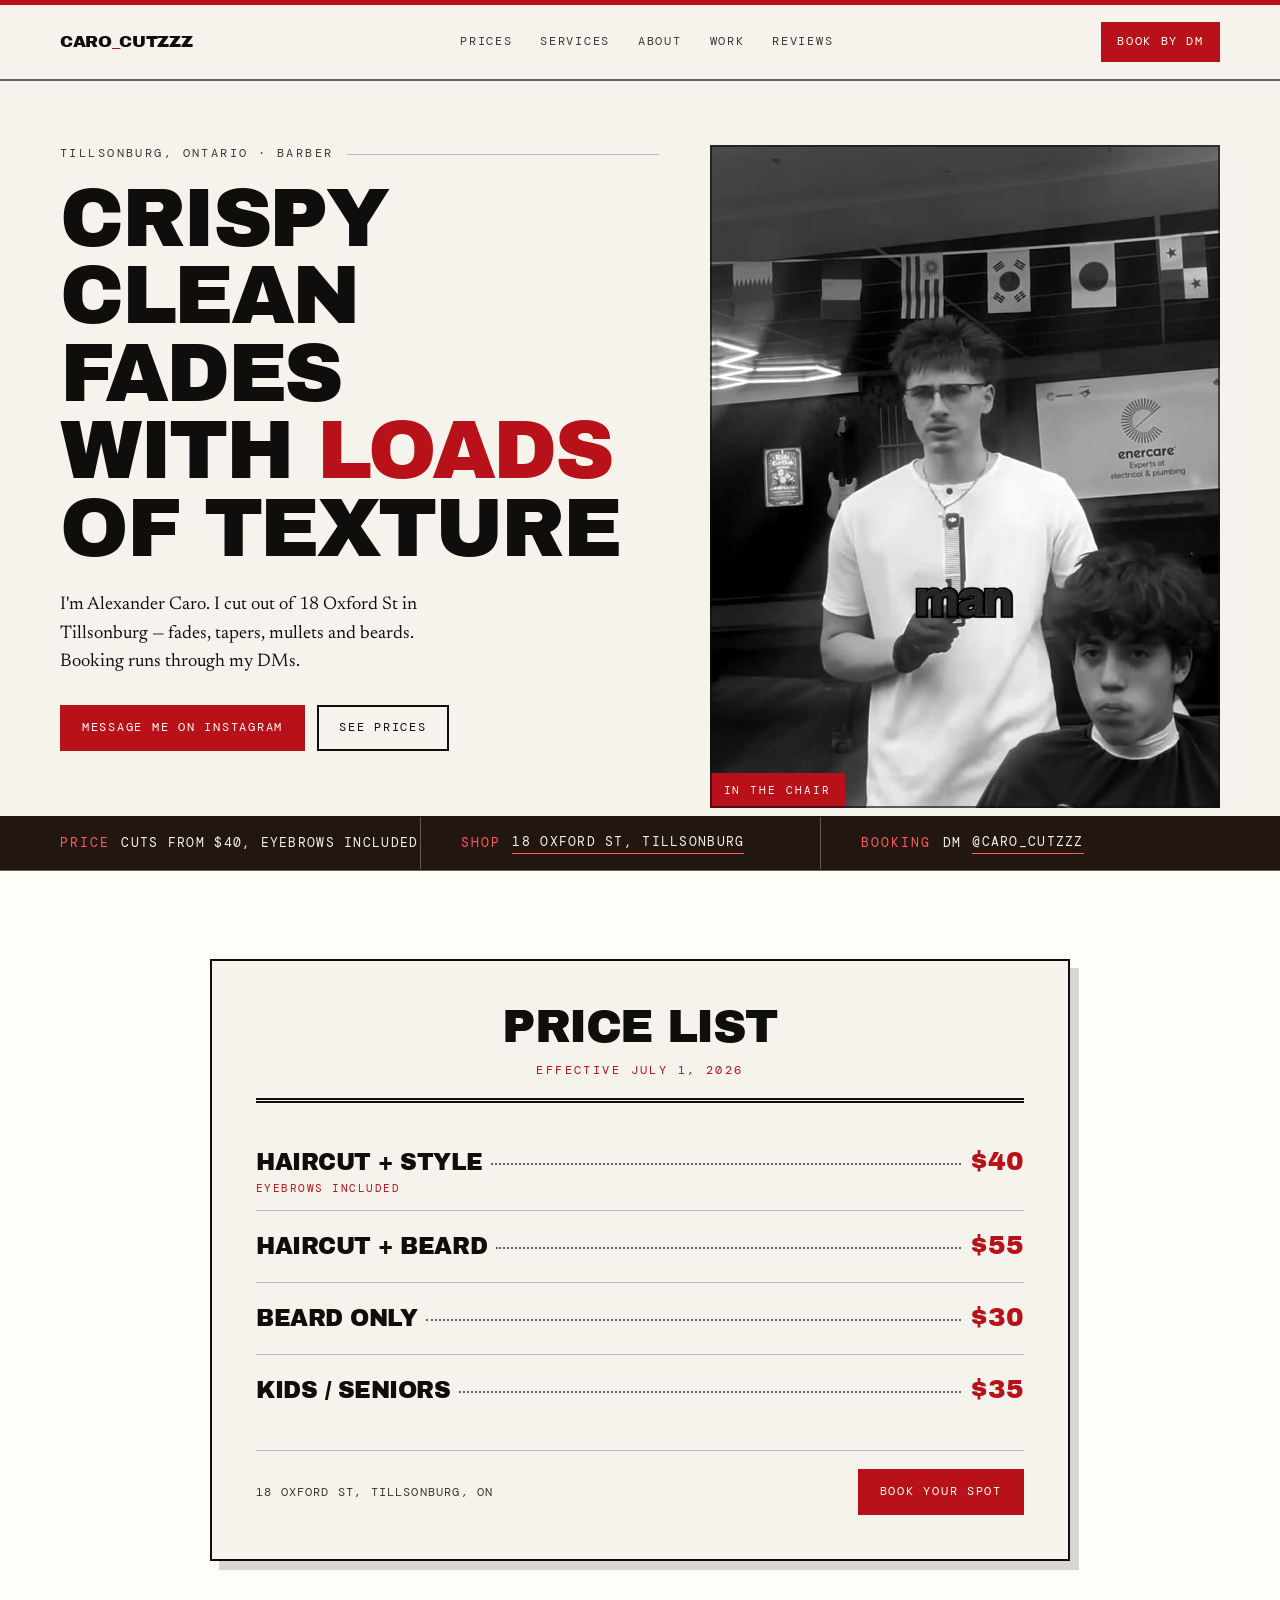
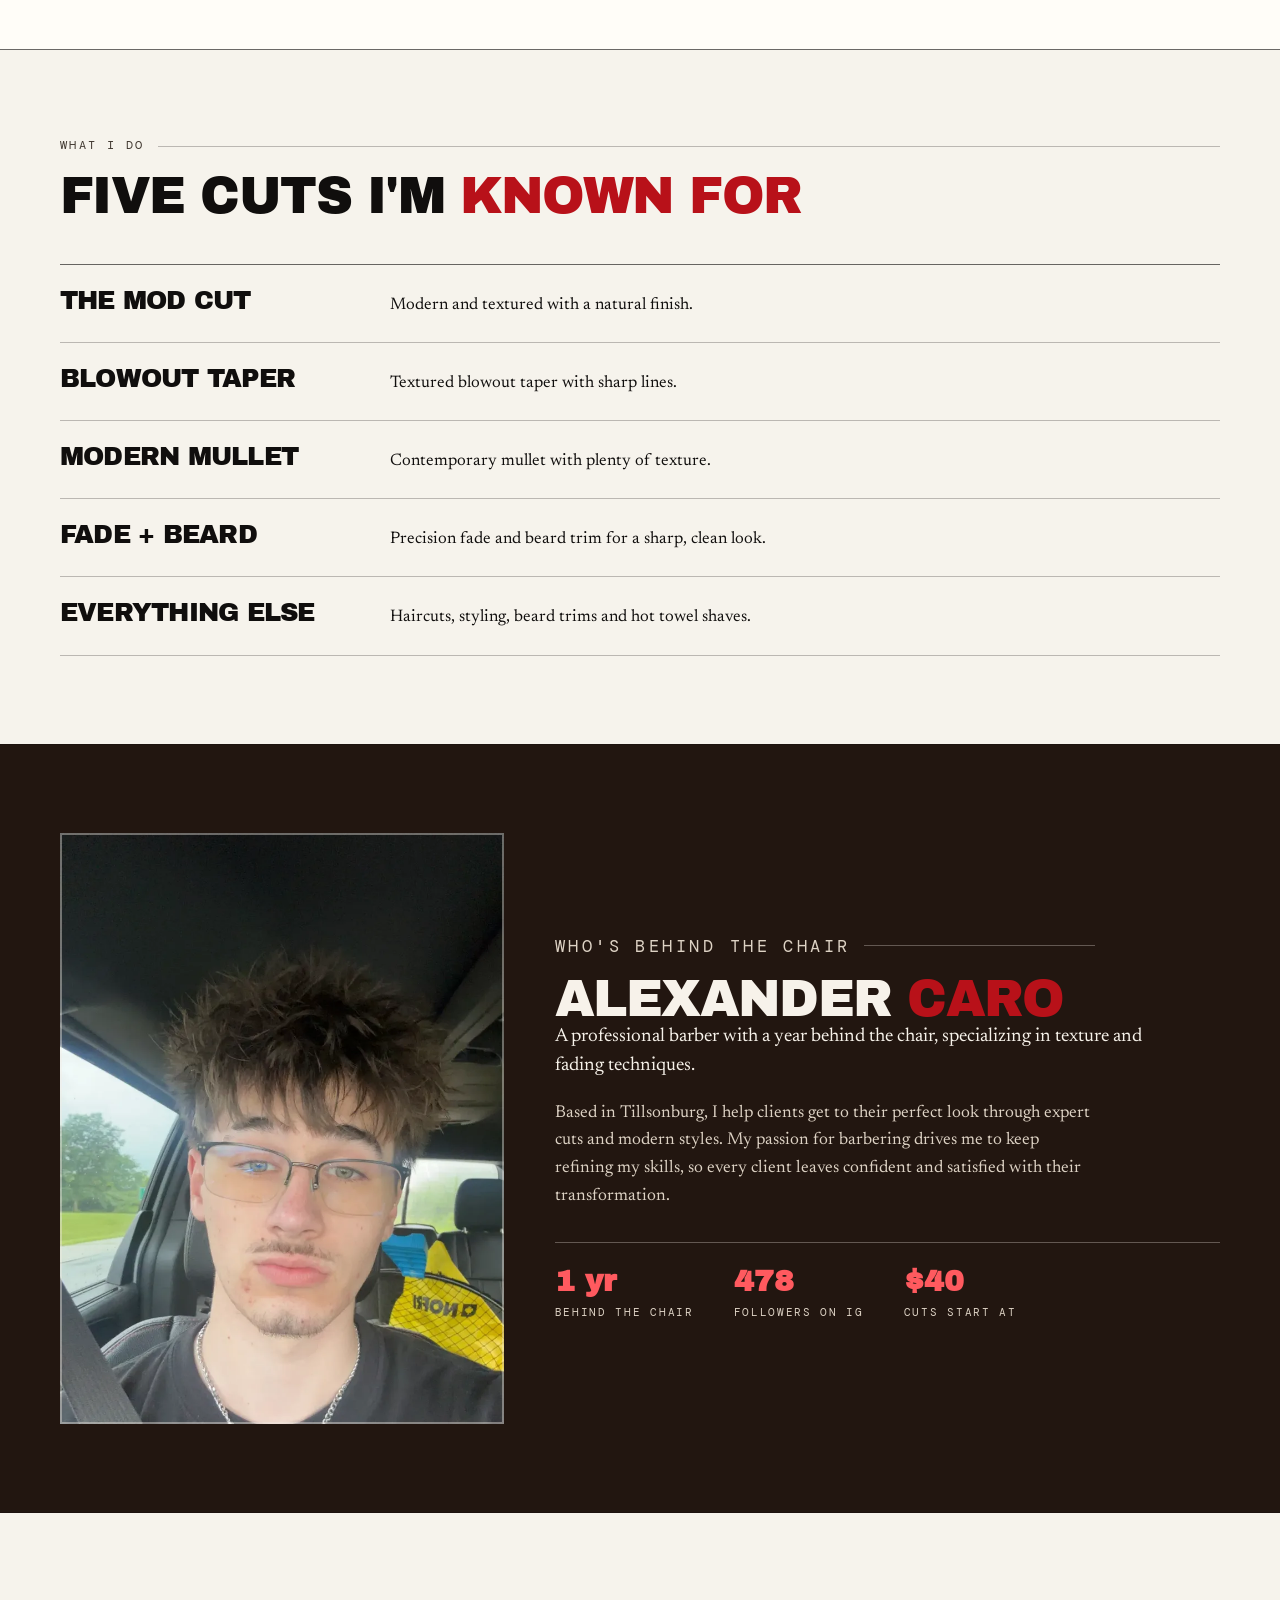
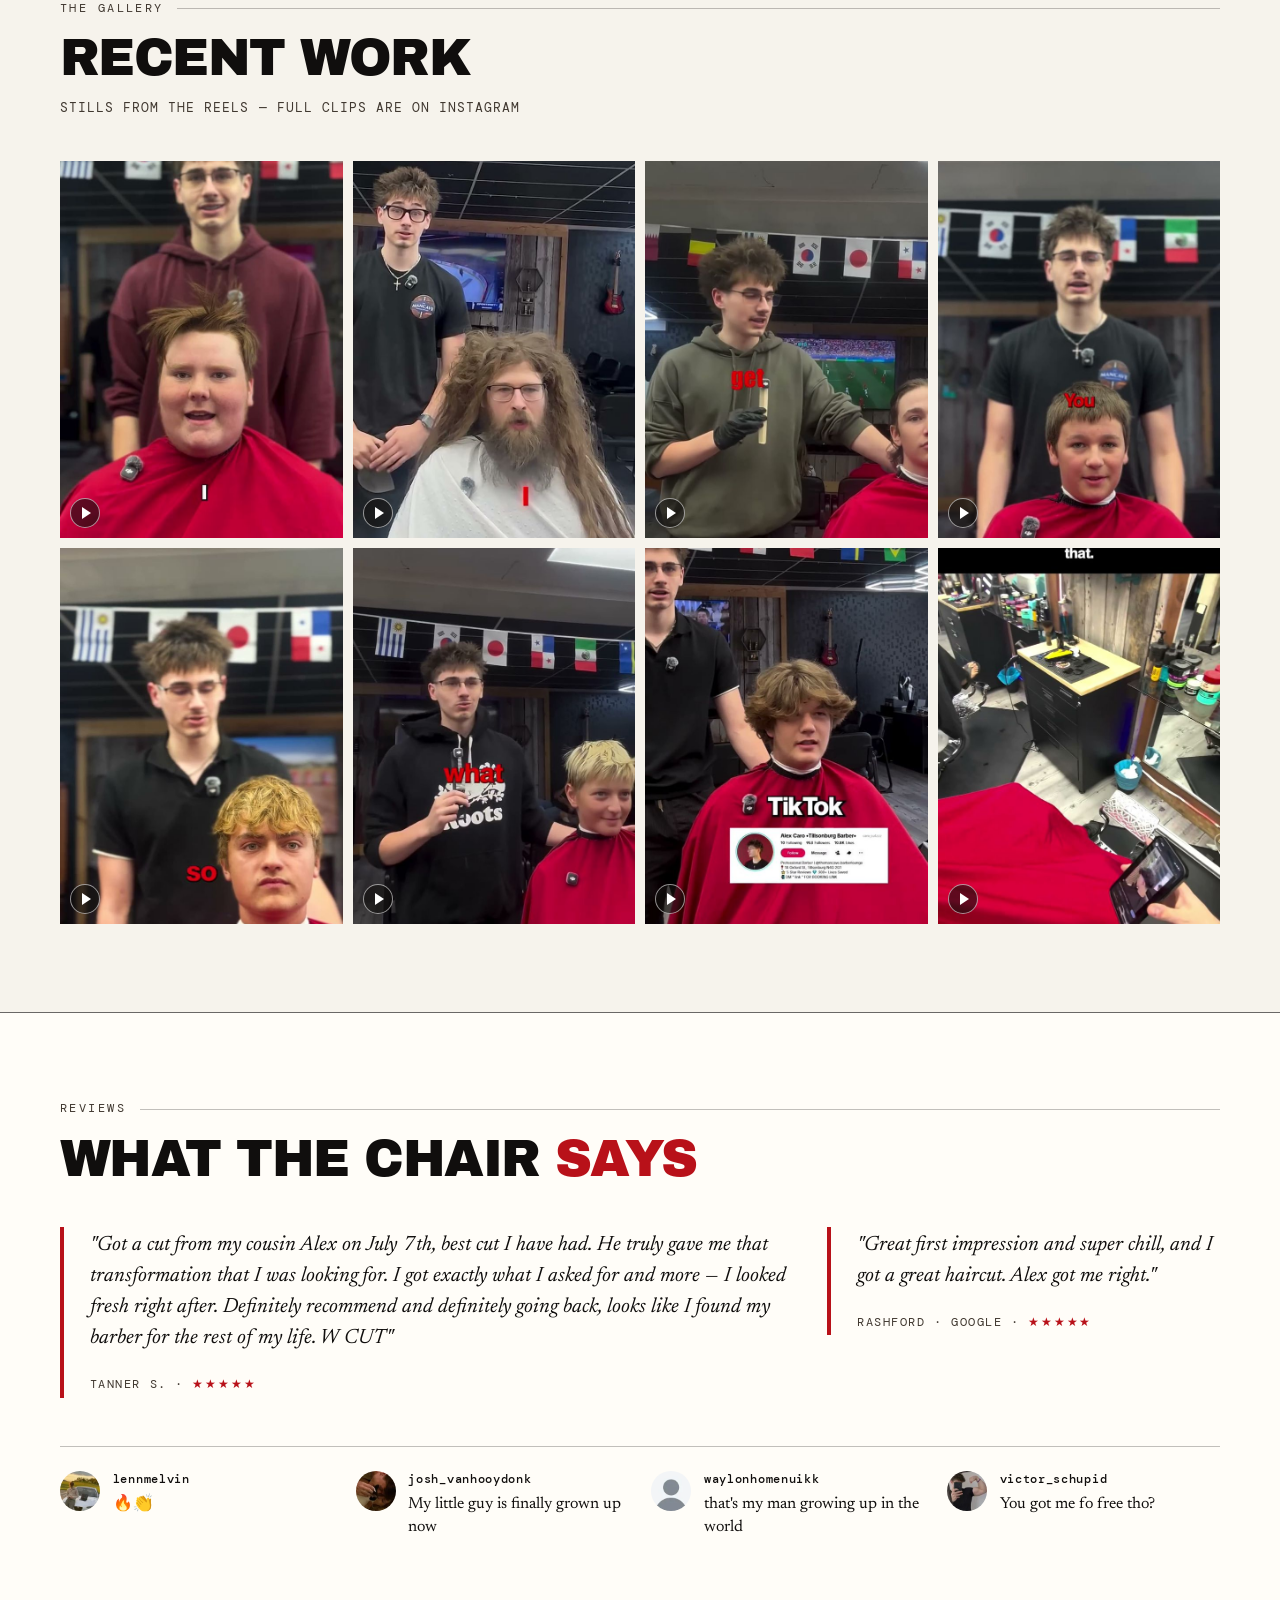
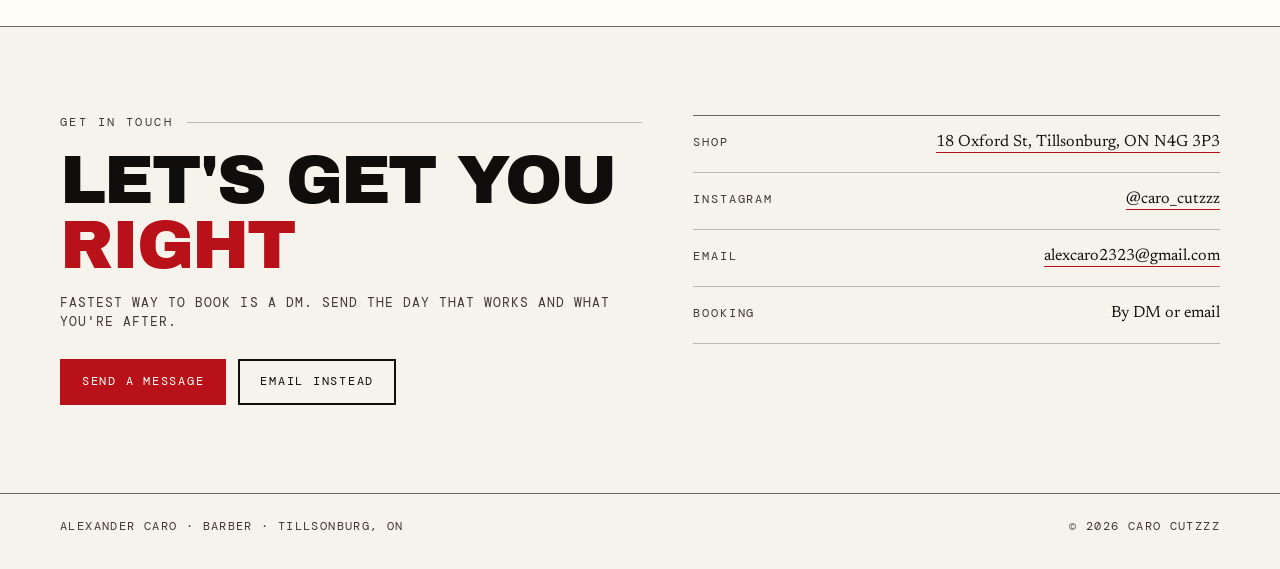
<file: index.html>
<!DOCTYPE html>
<html lang="en">
<head>
<meta charset="utf-8">
<meta name="viewport" content="width=device-width, initial-scale=1, viewport-fit=cover">
<meta name="color-scheme" content="light dark">
<meta name="theme-color" content="#F6F3EC" media="(prefers-color-scheme: light)">
<meta name="theme-color" content="#131110" media="(prefers-color-scheme: dark)">

<title>Alexander Caro — Barber in Tillsonburg, ON</title>
<meta name="description" content="Alexander Caro, barber at 18 Oxford St in Tillsonburg, Ontario. Crispy clean fades with loads of texture. Cuts from $40. Book by DM @caro_cutzzz.">

<meta property="og:type" content="website">
<meta property="og:site_name" content="Caro Cutzzz">
<meta property="og:title" content="Alexander Caro — Barber in Tillsonburg, ON">
<meta property="og:description" content="Crispy clean fades with loads of texture. 18 Oxford St, Tillsonburg. Cuts from $40 — book by DM @caro_cutzzz.">
<meta property="og:image" content="https://NotSomeStudent.github.io/Caro-cutzzz/assets/img/share.jpg">
<meta property="og:url" content="https://NotSomeStudent.github.io/Caro-cutzzz/">
<meta name="twitter:card" content="summary_large_image">

<link rel="icon" href="assets/img/favicon.svg" type="image/svg+xml">
<link rel="apple-touch-icon" href="assets/img/icon-180.png">
<link rel="preload" href="assets/fonts/archivo-black-400.woff2" as="font" type="font/woff2" crossorigin>
<link rel="preload" href="assets/fonts/newsreader.woff2" as="font" type="font/woff2" crossorigin>
<link rel="stylesheet" href="assets/css/style.css">
<script>document.documentElement.className += ' js';</script>
</head>
<body>
<div class="awning"></div>

<header>
  <div class="shell bar">
    <a class="mark" href="#top">Caro<i>_</i>Cutzzz</a>

    <nav class="nav" aria-label="Sections">
      <a href="#prices">Prices</a>
      <a href="#services">Services</a>
      <a href="#about">About</a>
      <a href="#work">Work</a>
      <a href="#reviews">Reviews</a>
    </nav>

    <a class="btn btn-sm" href="https://www.instagram.com/caro_cutzzz/" target="_blank" rel="noopener">Book by DM</a>
  </div>
</header>

<main id="top">

  <section class="hero">
    <div class="shell hero-grid">
      <div>
        <p class="eyebrow rv">Tillsonburg, Ontario &middot; Barber</p>
        <h1 class="rv">Crispy clean fades <span class="l2">with <span class="red">loads</span> of texture</span></h1>
        <p class="hero-sub rv">I'm Alexander Caro. I cut out of 18 Oxford St in Tillsonburg — fades, tapers, mullets and beards. Booking runs through my DMs.</p>
        <div class="hero-cta rv">
          <a class="btn" href="https://www.instagram.com/caro_cutzzz/" target="_blank" rel="noopener">Message me on Instagram</a>
          <a class="btn btn-ghost" href="#prices">See prices</a>
        </div>
      </div>

      <figure class="hero-shot rv">
        <img src="assets/img/hero.jpg" width="900" height="1600" alt="Alexander Caro standing behind a client with a fresh textured cut">
        <figcaption class="tag">In the chair</figcaption>
      </figure>
    </div>
  </section>

  <div class="band">
    <div class="shell">
      <ul>
        <li><span><b>Price</b> Cuts from $40, eyebrows included</span></li>
        <li><a href="https://maps.google.com/?q=18+Oxford+St,+Tillsonburg,+ON+N4G+3P3" target="_blank" rel="noopener"><b>Shop</b> <u>18 Oxford St, Tillsonburg</u></a></li>
        <li><a href="https://www.instagram.com/caro_cutzzz/" target="_blank" rel="noopener"><b>Booking</b> DM <u>@caro_cutzzz</u></a></li>
      </ul>
    </div>
  </div>

  <section class="sec prices" id="prices">
    <div class="shell">
      <div class="card rv">
        <div class="card-top">
          <h2>Price List</h2>
          <p>Effective July 1, 2026</p>
        </div>

        <ul class="plist">
          <li>
            <span class="p-name">Haircut + Style <em>Eyebrows included</em></span>
            <span class="p-dots"></span>
            <span class="p-amt">$40</span>
          </li>
          <li>
            <span class="p-name">Haircut + Beard</span>
            <span class="p-dots"></span>
            <span class="p-amt">$55</span>
          </li>
          <li>
            <span class="p-name">Beard Only</span>
            <span class="p-dots"></span>
            <span class="p-amt">$30</span>
          </li>
          <li>
            <span class="p-name">Kids / Seniors</span>
            <span class="p-dots"></span>
            <span class="p-amt">$35</span>
          </li>
        </ul>

        <div class="card-foot">
          <p>18 Oxford St, Tillsonburg, ON</p>
          <a class="btn" href="https://www.instagram.com/caro_cutzzz/" target="_blank" rel="noopener">Book your spot</a>
        </div>
      </div>
    </div>
  </section>

  <section class="sec" id="services">
    <div class="shell">
      <div class="sec-head rv">
        <p class="eyebrow">What I do</p>
        <h2>Five cuts I'm <span class="red">known for</span></h2>
      </div>

      <ul class="svc rv">
        <li>
          <a href="https://www.instagram.com/caro_cutzzz/" target="_blank" rel="noopener">
            <h3>The Mod Cut</h3>
            <p>Modern and textured with a natural finish.</p>
            <span class="go">Book &rarr;</span>
          </a>
        </li>
        <li>
          <a href="https://www.instagram.com/caro_cutzzz/" target="_blank" rel="noopener">
            <h3>Blowout Taper</h3>
            <p>Textured blowout taper with sharp lines.</p>
            <span class="go">Book &rarr;</span>
          </a>
        </li>
        <li>
          <a href="https://www.instagram.com/caro_cutzzz/" target="_blank" rel="noopener">
            <h3>Modern Mullet</h3>
            <p>Contemporary mullet with plenty of texture.</p>
            <span class="go">Book &rarr;</span>
          </a>
        </li>
        <li>
          <a href="https://www.instagram.com/caro_cutzzz/" target="_blank" rel="noopener">
            <h3>Fade + Beard</h3>
            <p>Precision fade and beard trim for a sharp, clean look.</p>
            <span class="go">Book &rarr;</span>
          </a>
        </li>
        <li>
          <a href="https://www.instagram.com/caro_cutzzz/" target="_blank" rel="noopener">
            <h3>Everything Else</h3>
            <p>Haircuts, styling, beard trims and hot towel shaves.</p>
            <span class="go">Book &rarr;</span>
          </a>
        </li>
      </ul>
    </div>
  </section>

  <section class="sec about" id="about">
    <div class="shell about-grid">
      <figure class="about-shot rv">
        <img src="assets/img/alex.webp" width="800" height="1422" alt="Alexander Caro" loading="lazy">
      </figure>

      <div class="rv">
        <p class="eyebrow">Who's behind the chair</p>
        <h2>Alexander <span class="red">Caro</span></h2>
        <p class="lead">A professional barber with a year behind the chair, specializing in texture and fading techniques.</p>
        <p>Based in Tillsonburg, I help clients get to their perfect look through expert cuts and modern styles. My passion for barbering drives me to keep refining my skills, so every client leaves confident and satisfied with their transformation.</p>

        <div class="stats">
          <div class="stat"><b>1 yr</b><span>Behind the chair</span></div>
          <div class="stat"><b>478</b><span>Followers on IG</span></div>
          <div class="stat"><b>$40</b><span>Cuts start at</span></div>
        </div>
      </div>
    </div>
  </section>

  <section class="sec" id="work">
    <div class="shell">
      <div class="sec-head rv">
        <p class="eyebrow">The gallery</p>
        <h2>Recent work</h2>
        <p class="sec-note">Stills from the reels — full clips are on Instagram</p>
      </div>

      <div class="grid rv">
        <a class="tile" href="https://www.instagram.com/caro_cutzzz/" target="_blank" rel="noopener" aria-label="Watch on Instagram">
          <img src="assets/img/work-01.jpg" width="640" height="1138" loading="lazy" decoding="async" alt="Alexander mid-cut with a client in the chair">
        </a>
        <a class="tile" href="https://www.instagram.com/caro_cutzzz/" target="_blank" rel="noopener" aria-label="Watch on Instagram">
          <img src="assets/img/work-02.jpg" width="640" height="1138" loading="lazy" decoding="async" alt="Client with long hair and a full beard before the cut">
        </a>
        <a class="tile" href="https://www.instagram.com/caro_cutzzz/" target="_blank" rel="noopener" aria-label="Watch on Instagram">
          <img src="assets/img/work-03.jpg" width="640" height="1138" loading="lazy" decoding="async" alt="Alexander lining up a client with clippers">
        </a>
        <a class="tile" href="https://www.instagram.com/caro_cutzzz/" target="_blank" rel="noopener" aria-label="Watch on Instagram">
          <img src="assets/img/work-04.jpg" width="640" height="1138" loading="lazy" decoding="async" alt="Finished cut on a young client">
        </a>
        <a class="tile" href="https://www.instagram.com/caro_cutzzz/" target="_blank" rel="noopener" aria-label="Watch on Instagram">
          <img src="assets/img/work-05.jpg" width="640" height="1138" loading="lazy" decoding="async" alt="Blond textured crop after the cut">
        </a>
        <a class="tile" href="https://www.instagram.com/caro_cutzzz/" target="_blank" rel="noopener" aria-label="Watch on Instagram">
          <img src="assets/img/work-06.jpg" width="640" height="1138" loading="lazy" decoding="async" alt="Alexander with a client in the chair">
        </a>
        <a class="tile" href="https://www.instagram.com/caro_cutzzz/" target="_blank" rel="noopener" aria-label="Watch on Instagram">
          <img src="assets/img/work-07.jpg" width="640" height="1138" loading="lazy" decoding="async" alt="Fresh fade, finished result">
        </a>
        <a class="tile" href="https://www.instagram.com/caro_cutzzz/" target="_blank" rel="noopener" aria-label="Watch on Instagram">
          <img src="assets/img/work-08.jpg" width="640" height="1138" loading="lazy" decoding="async" alt="Clippers and tools laid out on the station">
        </a>
      </div>
    </div>
  </section>

  <section class="sec reviews" id="reviews">
    <div class="shell">
      <div class="sec-head rv">
        <p class="eyebrow">Reviews</p>
        <h2>What the chair <span class="red">says</span></h2>
      </div>

      <div class="quotes">
        <blockquote class="quote rv">
          <p>"Got a cut from my cousin Alex on July 7th, best cut I have had. He truly gave me that transformation that I was looking for. I got exactly what I asked for and more — I looked fresh right after. Definitely recommend and definitely going back, looks like I found my barber for the rest of my life. W CUT"</p>
          <cite class="by">Tanner S. &middot; <span class="stars">&#9733;&#9733;&#9733;&#9733;&#9733;</span></cite>
        </blockquote>

        <blockquote class="quote rv">
          <p>"Great first impression and super chill, and I got a great haircut. Alex got me right."</p>
          <cite class="by">Rashford &middot; Google &middot; <span class="stars">&#9733;&#9733;&#9733;&#9733;&#9733;</span></cite>
        </blockquote>
      </div>

      <div class="comments rv">
        <div class="cmt">
          <img src="assets/img/avatars/lennmelvin.webp" width="40" height="40" loading="lazy" alt="">
          <div>
            <b>lennmelvin</b>
            <p>🔥👏</p>
          </div>
        </div>
        <div class="cmt">
          <img src="assets/img/avatars/josh.webp" width="40" height="40" loading="lazy" alt="">
          <div>
            <b>josh_vanhooydonk</b>
            <p>My little guy is finally grown up now</p>
          </div>
        </div>
        <div class="cmt">
          <img src="assets/img/avatars/waylon.webp" width="40" height="40" loading="lazy" alt="">
          <div>
            <b>waylonhomenuikk</b>
            <p>that's my man growing up in the world</p>
          </div>
        </div>
        <div class="cmt">
          <img src="assets/img/avatars/victor.webp" width="40" height="40" loading="lazy" alt="">
          <div>
            <b>victor_schupid</b>
            <p>You got me fo free tho?</p>
          </div>
        </div>
      </div>
    </div>
  </section>

  <section class="sec" id="book">
    <div class="shell book-grid">
      <div class="rv">
        <p class="eyebrow">Get in touch</p>
        <h2 class="big-cta">Let's get you <span class="red">right</span></h2>
        <p class="sec-note">Fastest way to book is a DM. Send the day that works and what you're after.</p>
        <div class="hero-cta">
          <a class="btn" href="https://www.instagram.com/caro_cutzzz/" target="_blank" rel="noopener">Send a message</a>
          <a class="btn btn-ghost" href="mailto:alexcaro2323@gmail.com">Email instead</a>
        </div>
      </div>

      <ul class="clist rv">
        <li>
          <a href="https://maps.google.com/?q=18+Oxford+St,+Tillsonburg,+ON+N4G+3P3" target="_blank" rel="noopener">
            <span class="ckey">Shop</span>
            <span class="cval">18 Oxford St, Tillsonburg, ON N4G 3P3</span>
          </a>
        </li>
        <li>
          <a href="https://www.instagram.com/caro_cutzzz/" target="_blank" rel="noopener">
            <span class="ckey">Instagram</span>
            <span class="cval">@caro_cutzzz</span>
          </a>
        </li>
        <li>
          <a href="mailto:alexcaro2323@gmail.com">
            <span class="ckey">Email</span>
            <span class="cval">alexcaro2323@gmail.com</span>
          </a>
        </li>
        <li>
          <div class="row">
            <span class="ckey">Booking</span>
            <span class="cval">By DM or email</span>
          </div>
        </li>
      </ul>
    </div>
  </section>

</main>

<footer>
  <div class="shell foot">
    <span>Alexander Caro &middot; Barber &middot; Tillsonburg, ON</span>
    <span>&copy; <span id="yr">2026</span> Caro Cutzzz</span>
  </div>
</footer>

<script src="assets/js/main.js"></script>
</body>
</html>
</file>
<file: assets/css/style.css>
@font-face {
  font-family: "Archivo Black";
  src: url("../fonts/archivo-black-400.woff2") format("woff2");
  font-weight: 400;
  font-style: normal;
  font-display: swap;
}

@font-face {
  font-family: "DM Mono";
  src: url("../fonts/dm-mono-400.woff2") format("woff2");
  font-weight: 400;
  font-style: normal;
  font-display: swap;
}

@font-face {
  font-family: "DM Mono";
  src: url("../fonts/dm-mono-500.woff2") format("woff2");
  font-weight: 500;
  font-style: normal;
  font-display: swap;
}

@font-face {
  font-family: "Newsreader";
  src: url("../fonts/newsreader.woff2") format("woff2");
  font-weight: 400 600;
  font-style: normal;
  font-display: swap;
}

@font-face {
  font-family: "Newsreader";
  src: url("../fonts/newsreader-italic.woff2") format("woff2");
  font-weight: 400 600;
  font-style: italic;
  font-display: swap;
}

:root{
  color-scheme:light dark;
  --ink:#100e0d;
  --ink-soft:#403830;
  --paper:#f6f3ec;
  --paper-lit:#fffdf8;
  --rule:rgba(16,14,13,.26);
  --rule-hard:rgba(16,14,13,.62);
  --cape:#b81119;
  --cape-lit:#ff5a5f;
  --btn-fg:#fffdf8;
  --wood:#221610;
  --wood-text:#f7f2ea;
  --wood-soft:#ddd2c4;
  --wood-rule:rgba(247,242,234,.3);
  --shadow:rgba(16,14,13,.16);
  --pad:max(1.25rem, env(safe-area-inset-left));
  --display:"Archivo Black","Arial Black",Impact,Haettenschweiler,"Franklin Gothic Bold",system-ui,sans-serif;
  --body:"Newsreader","Iowan Old Style","Palatino Linotype",Georgia,serif;
  --mono:"DM Mono",ui-monospace,SFMono-Regular,Menlo,Consolas,monospace;
}
@media (prefers-color-scheme:dark){
  :root{
    --ink:#f5f0e7;
    --ink-soft:#c9bfb2;
    --paper:#131110;
    --paper-lit:#1c1917;
    --rule:rgba(245,240,231,.24);
    --rule-hard:rgba(245,240,231,.55);
    --cape:#ff5a5f;
    --cape-lit:#ff7d81;
    --btn-fg:#141110;
    --wood:#30231b;
    --wood-text:#f7f2ea;
    --wood-soft:#d6cabb;
    --wood-rule:rgba(247,242,234,.26);
    --shadow:rgba(0,0,0,.5);
  }
}

*,*::before,*::after{box-sizing:border-box}
html{
  -webkit-text-size-adjust:100%;text-size-adjust:100%;
  scroll-behavior:smooth;background:var(--paper);
}
body{
  margin:0;background:var(--paper);color:var(--ink);
  font-family:var(--body);font-size:1.125rem;line-height:1.6;font-weight:400;
  overflow-x:hidden;
}
img{display:block;max-width:100%;height:auto}
a{color:inherit}
p{margin:0 0 1em}
p:last-child{margin-bottom:0}
h1,h2,h3{
  font-family:var(--display);font-weight:400;letter-spacing:-.03em;line-height:.94;
  margin:0;text-transform:uppercase;
}
:focus-visible{outline:3px solid var(--cape);outline-offset:3px}
::selection{background:var(--cape);color:var(--btn-fg)}

.shell{width:100%;max-width:1200px;margin-inline:auto;padding-inline:var(--pad)}
.red{color:var(--cape)}
.awning{height:5px;background:var(--cape);position:relative;z-index:70}

.eyebrow{
  font-family:var(--mono);font-size:.76rem;letter-spacing:.2em;text-transform:uppercase;
  color:var(--ink-soft);margin:0 0 1.1rem;display:flex;align-items:center;gap:.85rem;line-height:1.3;
}
.eyebrow::after{content:"";height:1px;flex:1 1 2rem;background:var(--rule)}

header{
  position:sticky;top:0;z-index:60;background:var(--paper);
  border-bottom:2px solid var(--rule-hard);
}

.bar{display:flex;flex-wrap:wrap;align-items:center;justify-content:space-between;gap:.5rem 1rem;padding-top:.5rem}
.mark{
  font-family:var(--display);font-size:1.05rem;letter-spacing:-.02em;text-decoration:none;
  text-transform:uppercase;white-space:nowrap;padding:.45rem 0;
}
.mark i{font-style:normal;color:var(--cape)}
.nav{
  order:3;flex:1 0 100%;display:flex;gap:1.5rem;margin-top:.35rem;padding:.5rem 0;
  border-top:1px solid var(--rule);overflow-x:auto;-webkit-overflow-scrolling:touch;scrollbar-width:none;
  font-family:var(--mono);font-size:.76rem;letter-spacing:.14em;text-transform:uppercase;
}
.nav::-webkit-scrollbar{display:none}
.nav a{white-space:nowrap}
.nav a{
  text-decoration:none;color:var(--ink-soft);padding:.35rem 0;position:relative;
  transition:color .2s ease;
}
.nav a::after{
  content:"";position:absolute;left:0;right:100%;bottom:.1rem;height:2px;background:var(--cape);
  transition:right .28s cubic-bezier(.2,.7,.3,1);
}
.nav a:hover,.nav a:focus-visible{color:var(--ink)}
.nav a:hover::after,.nav a:focus-visible::after{right:0}

.btn{
  display:inline-flex;align-items:center;justify-content:center;min-height:46px;
  font-family:var(--mono);font-size:.78rem;letter-spacing:.14em;text-transform:uppercase;
  text-decoration:none;padding:.65rem 1.25rem;background:var(--cape);color:var(--btn-fg);
  border:2px solid var(--cape);line-height:1.1;text-align:center;
  transition:background .2s ease,border-color .2s ease,color .2s ease;
}
.btn-sm{min-height:40px;padding:.45rem .9rem;font-size:.72rem}
.btn-ghost{background:transparent;color:var(--ink);border-color:var(--ink)}
@media (hover:hover) and (pointer:fine){
  .btn:hover{background:var(--ink);border-color:var(--ink);color:var(--paper-lit)}
  .btn-ghost:hover{background:var(--ink);border-color:var(--ink);color:var(--paper-lit)}
}

.hero{padding:clamp(2.25rem,6vw,4.75rem) 0 0}
.hero-grid{display:grid;grid-template-columns:1fr;gap:clamp(1.75rem,4vw,3.25rem)}
h1{font-size:clamp(2.7rem,9vw,5.15rem)}
h1 .l2{display:block}
.hero-sub{
  max-width:40ch;margin:1.5rem 0 0;font-size:1.15rem;color:var(--ink);line-height:1.55;
}
.hero-cta{display:flex;flex-wrap:wrap;gap:.75rem;margin-top:1.75rem}
.hero-shot{position:relative;margin:0}
.hero-shot img{
  width:100%;aspect-ratio:4/5;object-fit:cover;object-position:center 22%;
  filter:grayscale(1) contrast(1.12) brightness(1.04);
}
.hero-shot::after{content:"";position:absolute;inset:0;box-shadow:inset 0 0 0 2px var(--rule-hard)}
.tag{
  position:absolute;left:0;bottom:0;background:var(--cape);color:var(--btn-fg);
  font-family:var(--mono);font-size:.68rem;letter-spacing:.18em;text-transform:uppercase;
  padding:.55rem .85rem;
}

.band{background:var(--wood);color:var(--wood-text);margin-top:clamp(2.5rem,6vw,4rem);border-block:1px solid var(--rule)}
.band ul{
  list-style:none;margin:0;padding:0;display:grid;grid-template-columns:1fr;
}
.band li{border-bottom:1px solid var(--wood-rule)}
.band li:last-child{border-bottom:0}
.band a,.band span{
  display:flex;align-items:center;gap:.7rem;min-height:52px;padding:.55rem 0;
  font-family:var(--mono);font-size:.8rem;letter-spacing:.1em;text-transform:uppercase;
  color:var(--wood-text);text-decoration:none;
}
.band b{font-weight:400;color:var(--cape-lit);flex:none;letter-spacing:.16em}
.band a u{text-decoration:none;border-bottom:1px solid var(--cape-lit);padding-bottom:1px}

.sec{padding:clamp(3rem,7vw,5.5rem) 0;scroll-margin-top:64px}
.sec-head{margin-bottom:clamp(1.75rem,4vw,2.75rem)}
h2{font-size:clamp(1.95rem,5vw,3.2rem)}
.sec-note{
  font-family:var(--mono);font-size:.8rem;letter-spacing:.08em;text-transform:uppercase;
  color:var(--ink-soft);margin:.95rem 0 0;line-height:1.5;
}

.prices{background:var(--paper-lit);border-top:1px solid var(--rule-hard);border-bottom:1px solid var(--rule-hard)}
.card{
  border:2px solid var(--ink);background:var(--paper);max-width:860px;margin-inline:auto;
  padding:clamp(1.35rem,4vw,2.75rem);box-shadow:9px 9px 0 var(--shadow);
}
.card-top{text-align:center;border-bottom:5px double var(--ink);padding-bottom:1.1rem;margin-bottom:1.5rem}
.card-top h2{font-size:clamp(1.75rem,5.5vw,2.9rem)}
.card-top p{
  font-family:var(--mono);font-size:.76rem;letter-spacing:.2em;text-transform:uppercase;
  color:var(--cape);margin:.75rem 0 0;
}
.plist{list-style:none;margin:0;padding:0}
.plist li{display:flex;align-items:baseline;gap:.55rem;padding:.9rem 0;border-bottom:1px solid var(--rule)}
.plist li:last-child{border-bottom:0}
.p-name{
  font-family:var(--display);font-size:clamp(1rem,3.4vw,1.45rem);text-transform:uppercase;
  letter-spacing:-.02em;line-height:1.15;
}
.p-name em{
  display:block;font-style:normal;font-family:var(--mono);font-size:.66rem;letter-spacing:.14em;
  color:var(--cape);text-transform:uppercase;margin-top:.4rem;
}
.p-dots{flex:1 1 6px;border-bottom:2px dotted var(--rule-hard);position:relative;top:-.3em;min-width:6px}
.p-amt{font-family:var(--display);font-size:clamp(1.15rem,4vw,1.65rem);color:var(--cape)}
.card-foot{
  margin-top:1.5rem;padding-top:1.15rem;border-top:1px solid var(--rule);
  display:flex;flex-wrap:wrap;gap:1rem;align-items:center;justify-content:space-between;
}
.card-foot p{
  margin:0;font-family:var(--mono);font-size:.74rem;letter-spacing:.1em;
  text-transform:uppercase;color:var(--ink-soft);
}

.svc{list-style:none;margin:0;padding:0;border-top:1px solid var(--rule-hard)}
.svc li{border-bottom:1px solid var(--rule)}
.svc a{
  display:grid;grid-template-columns:1fr auto;gap:.4rem 1.5rem;align-items:baseline;
  padding:1.3rem 0;text-decoration:none;position:relative;
}
.svc a::before{
  content:"";position:absolute;left:calc(var(--pad) * -1);top:0;bottom:0;width:3px;background:var(--cape);
  transform:scaleY(0);transform-origin:top;transition:transform .3s cubic-bezier(.2,.7,.3,1);
}
.svc h3{font-size:clamp(1.2rem,3.4vw,1.6rem);transition:color .2s ease}
.svc p{margin:0;color:var(--ink);font-size:1.05rem;grid-column:1/-1;max-width:54ch;line-height:1.5}
.svc .go{
  font-family:var(--mono);font-size:.72rem;letter-spacing:.14em;text-transform:uppercase;
  color:var(--cape);white-space:nowrap;grid-row:1;grid-column:2;
}
@media (hover:hover) and (pointer:fine){
  .svc .go{opacity:0;transition:opacity .25s ease}
  .svc a:hover .go,.svc a:focus-visible .go{opacity:1}
  .svc a:hover h3,.svc a:focus-visible h3{color:var(--cape)}
  .svc a:hover::before,.svc a:focus-visible::before{transform:scaleY(1)}
}

.about{background:var(--wood);color:var(--wood-text);border-block:1px solid var(--rule)}
.about .eyebrow{color:var(--wood-soft)}
.about .eyebrow::after{background:var(--wood-rule)}
.about-grid{display:grid;grid-template-columns:1fr;gap:clamp(1.6rem,4vw,3.5rem);align-items:center}
.about-shot{position:relative;margin:0;max-width:340px}
.about-shot img{width:100%;aspect-ratio:3/4;object-fit:cover;object-position:center 22%}
.about-shot::after{content:"";position:absolute;inset:0;box-shadow:inset 0 0 0 2px rgba(242,236,227,.4)}
.about p{color:var(--wood-soft);max-width:54ch;font-size:1.08rem}
.about p.lead{font-size:1.2rem;color:var(--wood-text);line-height:1.5}
.stats{
  display:flex;flex-wrap:wrap;gap:1.5rem 2.5rem;margin-top:2rem;padding-top:1.5rem;
  border-top:1px solid var(--wood-rule);
}
.stat b{display:block;font-family:var(--display);font-size:1.85rem;color:var(--cape-lit);line-height:1}
.stat span{
  display:block;font-family:var(--mono);font-size:.7rem;letter-spacing:.15em;
  text-transform:uppercase;color:var(--wood-soft);margin-top:.45rem;
}

.grid{display:grid;grid-template-columns:repeat(2,1fr);gap:8px}
.tile{position:relative;display:block;overflow:hidden;background:var(--wood)}
.tile img{
  width:100%;aspect-ratio:3/4;object-fit:cover;object-position:center 30%;
  transition:transform .6s cubic-bezier(.2,.7,.3,1);
}
.tile::before{
  content:"";position:absolute;left:10px;bottom:10px;z-index:2;width:30px;height:30px;border-radius:50%;
  background:rgba(19,17,16,.6);border:1px solid rgba(255,255,255,.55);transition:background .25s ease;
}
.tile::after{
  content:"";position:absolute;left:22px;bottom:19px;z-index:3;
  border-left:9px solid #fff;border-top:6px solid transparent;border-bottom:6px solid transparent;
}
@media (hover:hover) and (pointer:fine){
  .tile:hover img{transform:scale(1.05)}
  .tile:hover::before{background:var(--cape);border-color:var(--cape)}
}

.reviews{background:var(--paper-lit);border-top:1px solid var(--rule-hard);border-bottom:1px solid var(--rule-hard)}
.quotes{display:grid;grid-template-columns:1fr;gap:1.5rem}
.quote{margin:0;border-left:4px solid var(--cape);padding:.2rem 0 .2rem clamp(1rem,3vw,1.6rem)}
.quote p{font-style:italic;font-size:clamp(1.05rem,2.6vw,1.3rem);line-height:1.5;color:var(--ink)}
.by{
  display:block;font-family:var(--mono);font-size:.75rem;letter-spacing:.13em;text-transform:uppercase;
  color:var(--ink-soft);margin-top:.9rem;font-style:normal;
}
.stars{color:var(--cape);letter-spacing:.15em}
.comments{
  margin-top:clamp(2rem,5vw,3rem);border-top:1px solid var(--rule);padding-top:1.5rem;
  display:grid;grid-template-columns:1fr;gap:1.1rem;
}
.cmt{display:flex;gap:.8rem;align-items:flex-start}
.cmt img{width:40px;height:40px;border-radius:50%;object-fit:cover;flex:none}
.cmt b{display:block;font-family:var(--mono);font-size:.72rem;letter-spacing:.06em;font-weight:500}
.cmt p{margin:.25rem 0 0;font-size:1rem;color:var(--ink);line-height:1.4}

.book-grid{display:grid;grid-template-columns:1fr;gap:clamp(1.75rem,4vw,3.5rem);align-items:start}
.big-cta{font-size:clamp(2.3rem,7.5vw,4.3rem)}
.clist{list-style:none;margin:0;padding:0;border-top:1px solid var(--rule-hard)}
.clist li{border-bottom:1px solid var(--rule)}
.clist a,.clist .row{
  display:flex;flex-direction:column;gap:.3rem;align-items:flex-start;
  padding:.95rem 0;min-height:56px;text-decoration:none;justify-content:center;
}
.ckey{
  font-family:var(--mono);font-size:.72rem;letter-spacing:.16em;text-transform:uppercase;
  color:var(--ink-soft);flex:none;
}
.cval{overflow-wrap:anywhere;font-size:1.02rem;line-height:1.35}
.clist a .cval{box-shadow:inset 0 -1px 0 var(--cape)}
@media (hover:hover) and (pointer:fine){.clist a:hover .cval{color:var(--cape)}}

footer{
  border-top:1px solid var(--rule-hard);
  padding:1.5rem 0 calc(2rem + env(safe-area-inset-bottom));
}
.foot{
  display:flex;flex-wrap:wrap;gap:.5rem 1.5rem;justify-content:space-between;
  font-family:var(--mono);font-size:.72rem;letter-spacing:.12em;text-transform:uppercase;color:var(--ink-soft);
}

.nofont h1,.nofont h2,.nofont h3,.nofont .mark,.nofont .p-name,.nofont .p-amt,.nofont .stat b{
  font-weight:800;letter-spacing:-.02em;
}
.js .rv{opacity:0;transform:translateY(18px)}
.js .rv.in{opacity:1;transform:none;transition:opacity .7s ease,transform .7s cubic-bezier(.2,.7,.3,1)}

@media (min-width:600px){
  .grid{grid-template-columns:repeat(3,1fr)}
  .comments{grid-template-columns:repeat(2,1fr);gap:1.4rem}
  .band ul{grid-template-columns:1fr 1fr}
  .band li{border-bottom:1px solid var(--wood-rule)}
  .band li:nth-last-child(-n+1){border-bottom:0}
}
@media (min-width:860px){
  .bar{flex-wrap:nowrap;min-height:74px;padding-top:0;gap:1.5rem}
  .nav{order:0;flex:0 1 auto;margin-top:0;padding:0;border-top:0;overflow:visible;gap:1.75rem}
  .hero{padding-top:clamp(2.5rem,5vw,4.5rem)}
  .hero-grid{grid-template-columns:1.08fr .92fr;align-items:center}
  .hero-shot{margin-bottom:-3.5rem}
  .hero-shot img{aspect-ratio:4/5.2}
  .sec{scroll-margin-top:74px}
  .band ul{grid-template-columns:repeat(3,1fr);gap:0 2.5rem}
  .band li{border-bottom:0}
  .band li+li{border-left:1px solid var(--wood-rule);padding-left:2.5rem;margin-left:-2.5rem}
  .svc a{grid-template-columns:minmax(250px,.4fr) 1fr auto;gap:2rem;padding:1.5rem 0;align-items:baseline}
  .svc p{grid-column:2;grid-row:1;max-width:none}
  .svc .go{grid-column:3}
  .about-grid{grid-template-columns:minmax(0,.8fr) minmax(0,1.2fr)}
  .about-shot{max-width:none}
  .grid{grid-template-columns:repeat(4,1fr);gap:10px}
  .quotes{grid-template-columns:1.3fr .7fr;gap:clamp(1.5rem,3vw,2.5rem);align-items:start}
  .comments{grid-template-columns:repeat(4,1fr)}
  .book-grid{grid-template-columns:1.05fr .95fr}
  .clist a,.clist .row{flex-direction:row;align-items:baseline;justify-content:space-between;gap:1.5rem}
  .cval{text-align:right}
}

@media (max-width:360px){
  .eyebrow::after{display:none}
  .btn{font-size:.74rem;letter-spacing:.1em;padding:.6rem 1rem}
}

@media (min-width:600px) and (max-width:859px){
  .hero-shot{max-width:440px}
  .about-shot{max-width:400px}
}

@media (max-height:600px){
  header{position:static}
  .sec{scroll-margin-top:0;padding:2.25rem 0}
  .hero{padding-top:1.5rem}
  h1{font-size:clamp(1.9rem,5vw,2.9rem)}
  h2{font-size:clamp(1.6rem,3.6vw,2.2rem)}
  .big-cta{font-size:clamp(1.9rem,5vw,2.9rem)}
  .hero-sub{margin-top:1rem;font-size:1rem}
  .bar{padding-top:.35rem}
  .nav{margin-top:.2rem;padding:.35rem 0}
  .band a,.band span{min-height:44px}
}
@media (max-width:859px) and (orientation:landscape){
  .hero-grid{grid-template-columns:1fr 1fr;align-items:center;gap:1.5rem}
  .hero-shot{max-width:none}
  .hero-shot img{aspect-ratio:4/3.4}
  .about-grid{grid-template-columns:minmax(0,.7fr) minmax(0,1.3fr);align-items:center}
  .about-shot{max-width:none}
  .book-grid{grid-template-columns:1fr 1fr}
}

@supports not (aspect-ratio:4/5){
  .hero-shot img{height:min(78vw,520px)}
  .about-shot img{height:min(90vw,460px)}
  .tile img{height:min(44vw,320px)}
  .cmt img{height:40px}
}

@media (prefers-contrast:more){
  :root{
    --ink-soft:var(--ink);
    --rule:var(--rule-hard);
    --wood-soft:var(--wood-text);
  }
  .btn{border-width:3px}
  .quote{border-left-width:5px}
}

@media (forced-colors:active){
  .awning{height:0;border-bottom:5px solid CanvasText}
  .btn{border:2px solid ButtonText;forced-color-adjust:none;background:ButtonFace;color:ButtonText}
  .tile::before,.tile::after{display:none}
  .card{border-color:CanvasText}
  .p-dots{border-bottom-color:CanvasText}
}

@media (prefers-reduced-transparency:reduce){
  header{background:var(--paper)}
}

.img-off{display:none}
.hero-shot.img-off,.about-shot.img-off{display:none}
.hero-shot.img-off img,.about-shot.img-off img{display:none}
.hero-shot.img-off::after,.about-shot.img-off::after{display:none}
.hero-shot.img-off .tag{display:none}

@media print{
  header,.band,.hero-cta,.awning,#work,#book,.comments,footer{display:none!important}
  body{background:#fff;color:#000;font-size:11pt}
  .card{box-shadow:none;border-color:#000}
  .about{background:#fff;color:#000}
  .about p,.stat span{color:#000}
  a[href^="http"]::after{content:" (" attr(href) ")";font-size:8pt;word-break:break-all}
  .js .rv{opacity:1!important;transform:none!important}
}

@media (prefers-reduced-motion:reduce){
  html{scroll-behavior:auto}
  *,*::before,*::after{animation-duration:.001ms!important;transition-duration:.001ms!important}
  .js .rv{opacity:1;transform:none}
}
</file>
